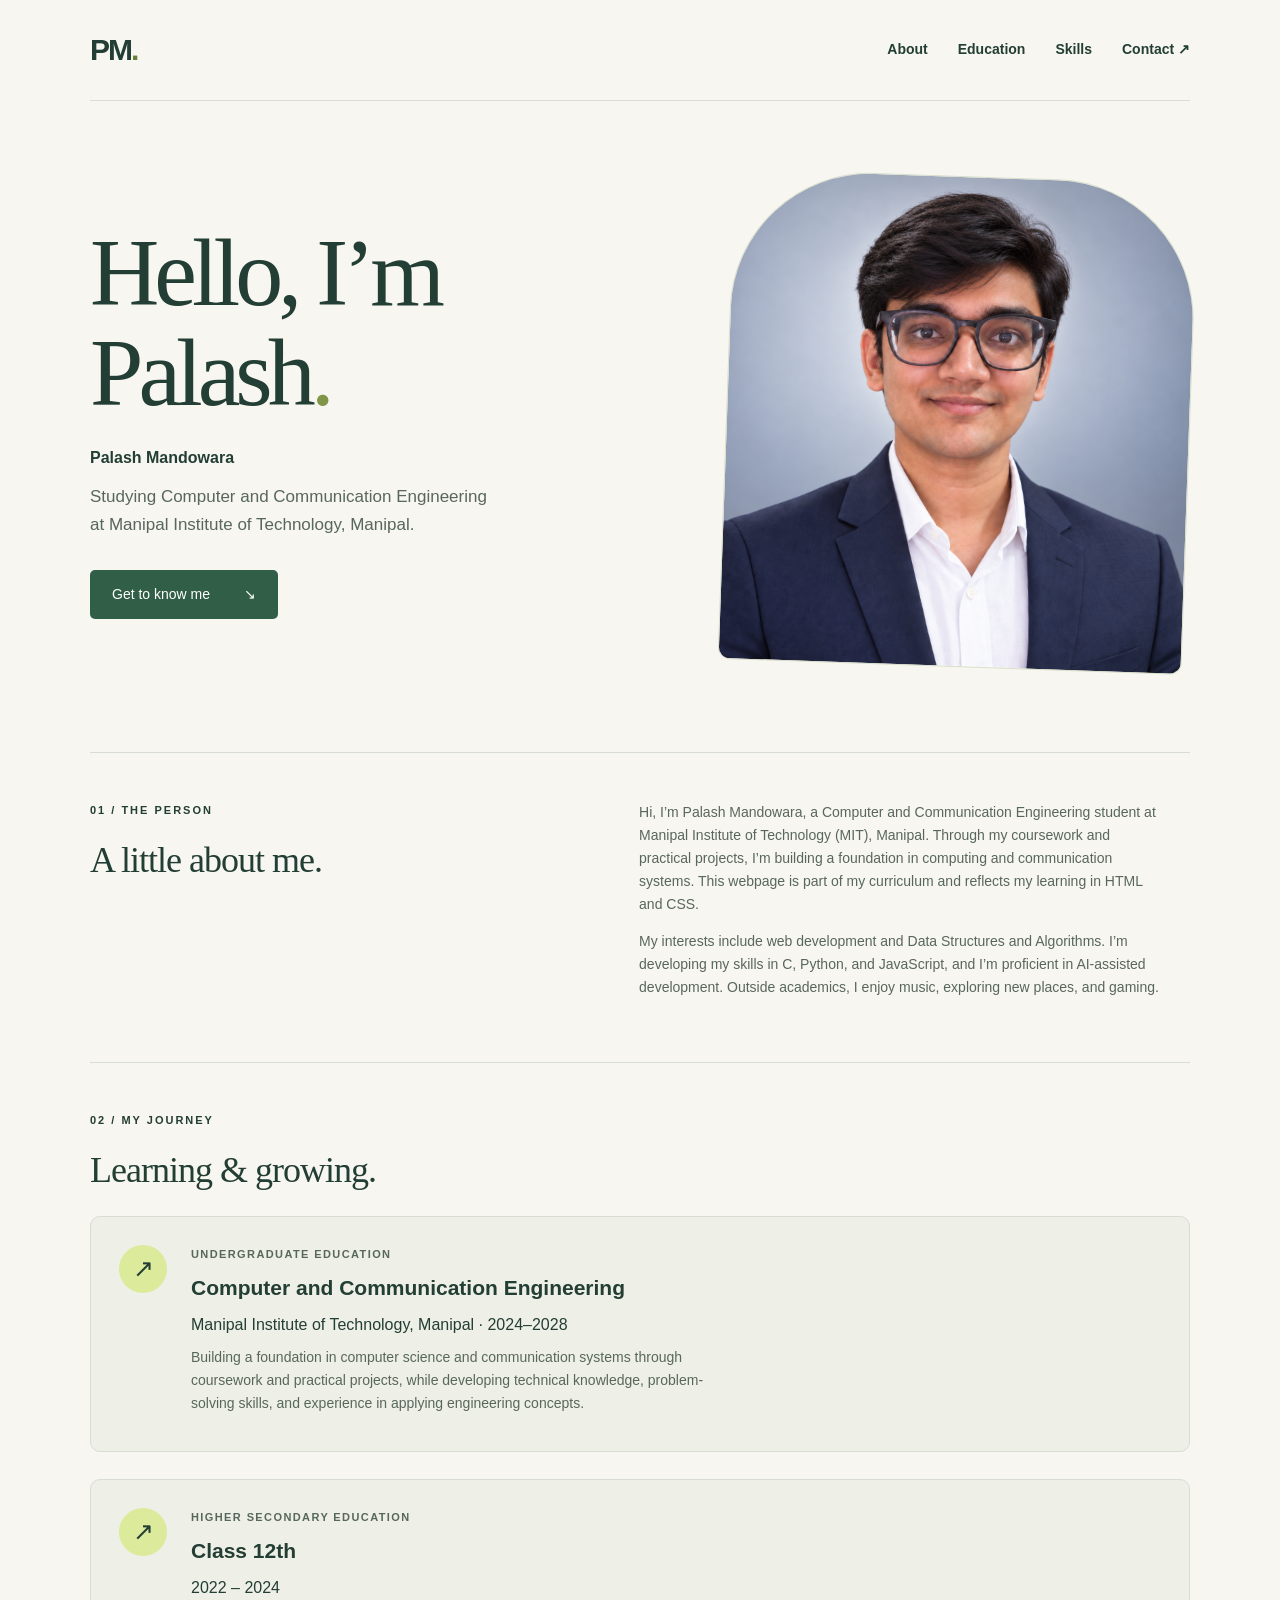
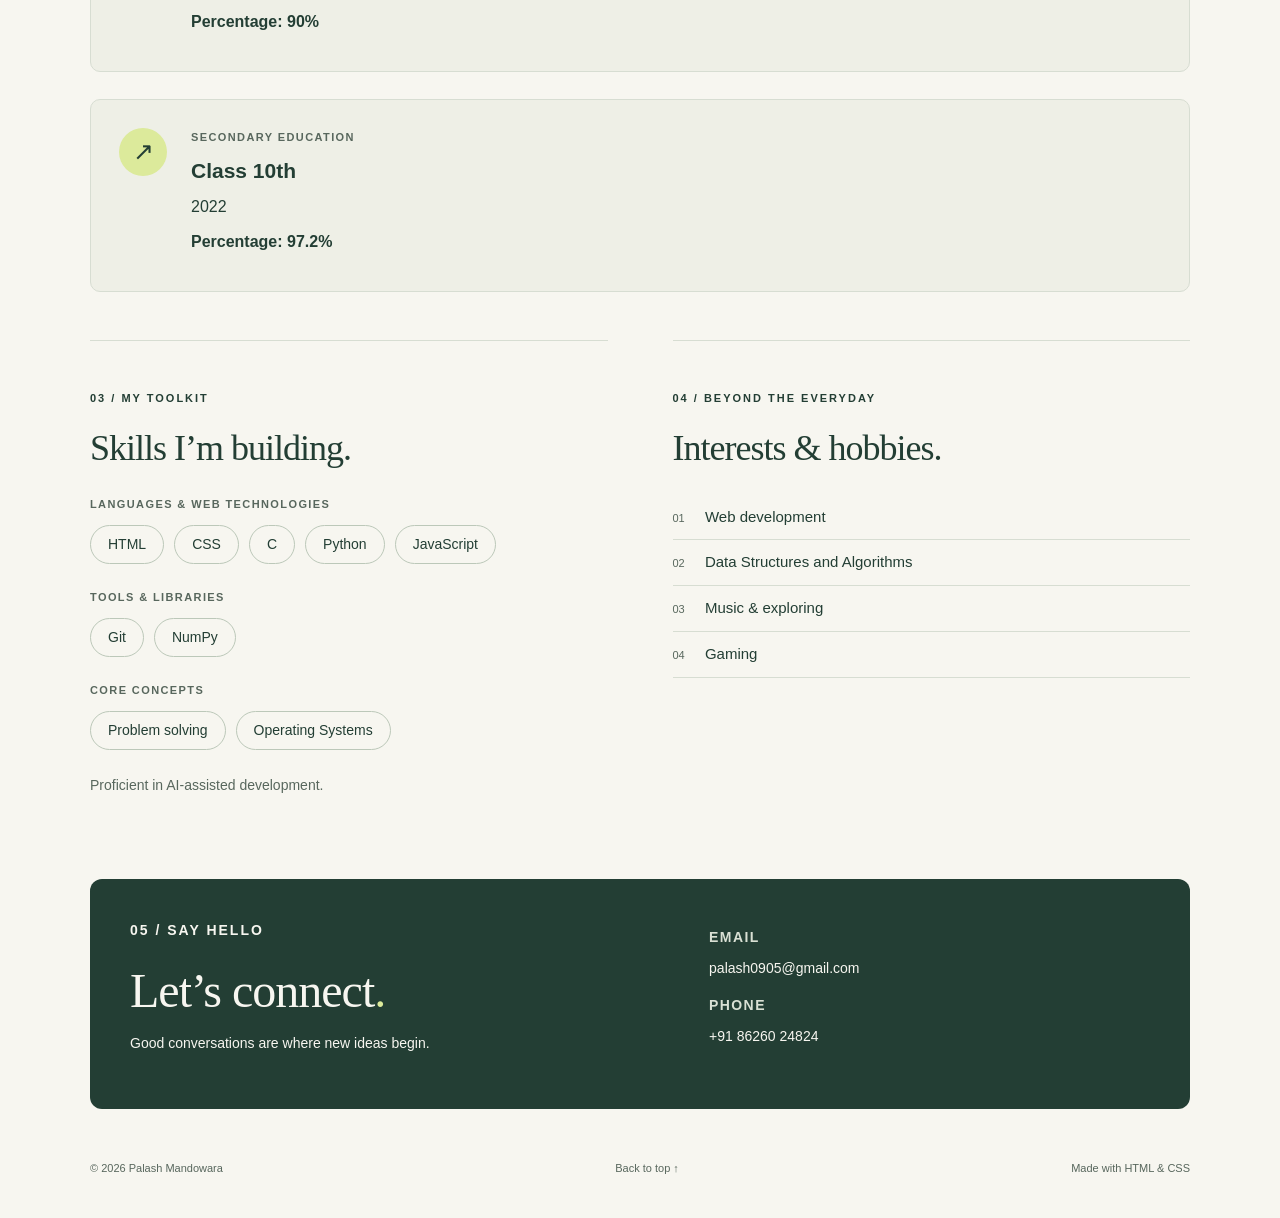
<file: index.html>
<!DOCTYPE html>
<html lang="en">
<head>
    <meta charset="UTF-8">
    <meta name="viewport" content="width=device-width, initial-scale=1.0">
    <meta name="description" content="The personal profile of Palash Mandowara.">
    <title>Palash Mandowara | Personal Profile</title>
    <link rel="stylesheet" href="style.css">
</head>

<body>
    <a class="skip-link" href="#main">Skip to content</a>

    <header class="site-header wrapper">
        <a class="wordmark" href="#home" aria-label="Palash, home">
            PM<span>.</span>
        </a>

        <nav aria-label="Main navigation">
            <a href="#about">About</a>
            <a href="#education">Education</a>
            <a href="#skills">Skills</a>
            <a href="#contact">
                Contact <span aria-hidden="true">↗</span>
            </a>
        </nav>
    </header>

    <main id="main" class="wrapper">
        <!-- Name, brief introduction, and photograph -->
        <section id="home" class="hero" aria-labelledby="intro-title">
            <div class="hero-copy">
                <h1 id="intro-title">
                    Hello, I’m<br>
                    Palash<span class="accent">.</span>
                </h1>

                <p class="full-name">Palash Mandowara</p>

                <p class="intro">
                    Studying Computer and Communication Engineering<br>
                    at Manipal Institute of Technology, Manipal.
                </p>

                <a class="button" href="#about">
                    Get to know me <span aria-hidden="true">↘</span>
                </a>
            </div>

            <figure class="portrait-card">
                <img
                    src="palash.png"
                    alt="Photograph of Palash Mandowara"
                    width="600"
                    height="720"
                >
            </figure>
        </section>

        <!-- About Me -->
        <section id="about" class="section about" aria-labelledby="about-title">
            <div>
                <p class="eyebrow">01 / THE PERSON</p>
                <h2 id="about-title">A little about me.</h2>
            </div>

            <div>
                <p class="placeholder">
                    Hi, I’m Palash Mandowara, a Computer and Communication
                    Engineering student at Manipal Institute of Technology
                    (MIT), Manipal. Through my coursework and practical
                    projects, I’m building a foundation in computing and
                    communication systems. This webpage is part of my
                    curriculum and reflects my learning in HTML and CSS.
                </p>

                <p class="placeholder">
                    My interests include web development and Data Structures
                    and Algorithms. I’m developing my skills in C, Python,
                    and JavaScript, and I’m proficient in AI-assisted
                    development. Outside academics, I enjoy music, exploring
                    new places, and gaming.
                </p>
            </div>
        </section>

        <!-- Education -->
        <section
            id="education"
            class="section"
            aria-labelledby="education-title"
        >
            <p class="eyebrow">02 / MY JOURNEY</p>
            <h2 id="education-title">Learning &amp; growing.</h2>

            <article class="education-card">
                <div class="card-icon" aria-hidden="true">↗</div>

                <div>
                    <p class="small-label">UNDERGRADUATE EDUCATION</p>

                    <h3>Computer and Communication Engineering</h3>

                    <p>
                        Manipal Institute of Technology, Manipal · 2024–2028
                    </p>

                    <p class="placeholder">
                        Building a foundation in computer science and
                        communication systems through coursework and practical
                        projects, while developing technical knowledge,
                        problem-solving skills, and experience in applying
                        engineering concepts.
                    </p>
                </div>
            </article>

            <br>

            <article class="education-card">
                <div class="card-icon" aria-hidden="true">↗</div>

                <div>
                    <p class="small-label">HIGHER SECONDARY EDUCATION</p>
                    <h3>Class 12th</h3>
                    <p>2022 – 2024</p>
                    <p><strong>Percentage: 90%</strong></p>
                </div>
            </article>

            <br>

            <article class="education-card">
                <div class="card-icon" aria-hidden="true">↗</div>

                <div>
                    <p class="small-label">SECONDARY EDUCATION</p>
                    <h3>Class 10th</h3>
                    <p>2022</p>
                    <p><strong>Percentage: 97.2%</strong></p>
                </div>
            </article>
        </section>

        <div class="two-column">
            <!-- Skills -->
            <section
                id="skills"
                class="section"
                aria-labelledby="skills-title"
            >
                <p class="eyebrow">03 / MY TOOLKIT</p>
                <h2 id="skills-title">Skills I’m building.</h2>

                <p class="small-label">LANGUAGES &amp; WEB TECHNOLOGIES</p>

                <ul class="tags">
                    <li>HTML</li>
                    <li>CSS</li>
                    <li>C</li>
                    <li>Python</li>
                    <li>JavaScript</li>
                </ul>

                <p class="small-label">TOOLS &amp; LIBRARIES</p>

                <ul class="tags">
                    <li>Git</li>
                    <li>NumPy</li>
                </ul>

                <p class="small-label">CORE CONCEPTS</p>

                <ul class="tags">
                    <li>Problem solving</li>
                    <li>Operating Systems</li>
                </ul>

                <p class="placeholder">
                    Proficient in AI-assisted development.
                </p>
            </section>

            <!-- Interests and hobbies -->
            <section
                id="interests"
                class="section"
                aria-labelledby="interests-title"
            >
                <p class="eyebrow">04 / BEYOND THE EVERYDAY</p>
                <h2 id="interests-title">Interests &amp; hobbies.</h2>

                <ul class="interest-list">
                    <li>
                        <span aria-hidden="true">01</span>
                        Web development
                    </li>

                    <li>
                        <span aria-hidden="true">02</span>
                        Data Structures and Algorithms
                    </li>

                    <li>
                        <span aria-hidden="true">03</span>
                        Music &amp; exploring
                    </li>

                    <li>
                        <span aria-hidden="true">04</span>
                        Gaming
                    </li>
                </ul>
            </section>
        </div>

        <!-- Contact details -->
        <section
            id="contact"
            class="contact section"
            aria-labelledby="contact-title"
        >
            <div>
                <p class="eyebrow">05 / SAY HELLO</p>
                <h2 id="contact-title">Let’s connect<span>.</span></h2>
                <p>Good conversations are where new ideas begin.</p>
            </div>

            <div class="contact-details">
                <p class="small-label">EMAIL</p>

                <p>
                    <a href="mailto:palash0905@gmail.com">
                        palash0905@gmail.com
                    </a>
                </p>

                <p class="small-label">PHONE</p>

                <p>
                    <a href="tel:+918626024824">
                        +91 86260 24824
                    </a>
                </p>
            </div>
        </section>
    </main>

    <footer class="wrapper">
        <p>© 2026 Palash Mandowara</p>
        <a href="#home">Back to top ↑</a>
        <p>Made with HTML &amp; CSS</p>
    </footer>
</body>
</html>
</file>
<file: style.css>
:root {
    --paper:#f7f6f0;
    --ink:#233e34;
    --muted:#58675d;
    --line:#d7ddd2;
    --green:#315e46;
    --lime:#dcea9b;
}

* {
    box-sizing:border-box;
}

html {
    scroll-behavior:smooth;
    scroll-padding-top:30px;
}

body {
    margin:0;
    background:var(--paper);
    color:var(--ink);
    font-family:Arial,Helvetica,sans-serif;
    line-height:1.65;
}

a {
    color:inherit;
    text-decoration:none;
}

a:hover {
    text-decoration:underline;
    text-underline-offset:5px;
}

a:focus-visible {
    outline:3px solid #6c8527;
    outline-offset:6px;
}

.wrapper {
    width:min(1100px,calc(100% - 80px));
    margin-inline:auto;
}

.site-header {
    display:flex;
    align-items:center;
    justify-content:space-between;
    gap:24px;
    padding:25px 0;
    border-bottom:1px solid var(--line);
}

.wordmark {
    font-size:30px;
    font-weight:800;
    letter-spacing:-2px;
}

.wordmark span {
    color:#668037;
}

nav {
    display:flex;
    gap:30px;
    font-size:14px;
    font-weight:600;
}

.hero {
    display:grid;
    grid-template-columns:1.2fr 1fr;
    align-items:center;
    gap:80px;
    padding:75px 0 85px;
}

.eyebrow,.small-label {
    font-size:11px;
    letter-spacing:2px;
    font-weight:700;
}

.eyebrow {
    margin:0 0 20px;
}

.dot {
    display:inline-block;
    width:7px;
    height:7px;
    margin-right:8px;
    background:var(--green);
    border-radius:50%;
}

h1,h2,h3,p {
    margin-top:0;
}

h1 {
    font-family:Georgia,'Times New Roman',serif;
    font-size:clamp(64px,7.5vw,102px);
    font-weight:400;
    line-height:1.04;
    letter-spacing:-5px;
    margin-bottom:22px;
}

.accent {
    color:#809548;
}

.full-name {
    font-size:16px;
    font-weight:600;
    margin-bottom:12px;
}

.intro {
    max-width:420px;
    color:var(--muted);
    font-size:17px;
}

.button {
    display:inline-flex;
    gap:34px;
    background:var(--green);
    color:white;
    padding:13px 22px;
    border-radius:5px;
    font-size:14px;
    margin-top:14px;
}

.portrait-card {
    margin:0;
    background:#e6ebdc;
    border-radius:140px 140px 12px 12px;
    overflow:hidden;
    transform:rotate(2deg);
    border:1px solid #d8dfca;
}

.portrait-card img {
    display:block;
    width:100%;
    height:auto;
    aspect-ratio:1/1.06;
    object-fit:cover;
}

.portrait-card figcaption {
    background:#e2e9d3;
    padding:20px 25px;
    font-family:Georgia,serif;
    font-size:22px;
}

.photo-note {
    display:block;
    font-family:Arial,sans-serif;
    font-size:12px;
    color:var(--muted);
    margin-top:3px;
}

.section {
    padding:48px 0;
    border-top:1px solid var(--line);
}

h2 {
    font-family:Georgia,'Times New Roman',serif;
    font-size:36px;
    font-weight:400;
    letter-spacing:-1px;
    line-height:1.2;
    margin-bottom:24px;
}

.about {
    display:grid;
    grid-template-columns:1fr 1.15fr;
    gap:70px;
}

.large-copy {
    font-size:25px;
    line-height:1.45;
    letter-spacing:-.5px;
}

.placeholder {
    color:var(--muted);
    font-size:14px;
    max-width:520px;
}

.education-card {
    display:flex;
    gap:24px;
    padding:28px;
    background:#eeefe6;
    border:1px solid var(--line);
    border-radius:10px;
}

.card-icon {
    display:grid;
    place-items:center;
    flex-shrink:0;
    width:48px;
    height:48px;
    background:var(--lime);
    border-radius:50%;
    font-size:25px;
}

.small-label {
    color:var(--muted);
    letter-spacing:1.4px;
    margin-bottom:8px;
}

h3 {
    font-size:21px;
    margin-bottom:6px;
}

.education-card p {
    margin-bottom:8px;
}

.two-column {
    display:grid;
    grid-template-columns:1fr 1fr;
    gap:65px;
}

.tags {
    display:flex;
    flex-wrap:wrap;
    gap:10px;
    list-style:none;
    padding:0;
    margin-top:24px;
}

.tags li {
    border:1px solid #bcc8b9;
    border-radius:40px;
    padding:7px 17px;
    font-size:14px;
}

.interest-list {
    padding:0;
    list-style:none;
}

.interest-list li {
    padding:10px 0;
    border-bottom:1px solid var(--line);
    font-size:15px;
}

.interest-list span {
    margin-right:16px;
    color:var(--muted);
    font-size:11px;
}

.contact {
    background:var(--ink);
    color:var(--paper);
    border:0;
    border-radius:12px;
    padding:40px;
    display:grid;
    grid-template-columns:1.2fr 1fr;
    gap:50px;
    margin:20px 0 35px;
}

.contact h2 {
    font-size:48px;
    margin-bottom:12px;
}

.contact h2 span {
    color:var(--lime);
}

.contact p {
    font-size:14px;
}

.contact-details {
    align-self:center;
}

.contact .small-label,.contact .placeholder {
    color:#d9e0d4;
}

footer {
    display:flex;
    flex-wrap:wrap;
    justify-content:space-between;
    gap:15px;
    padding:15px 0 30px;
    font-size:11px;
    color:var(--muted);
}

.skip-link {
    position:absolute;
    top:-80px;
    left:20px;
    background:white;
    padding:12px;
    z-index:10;
}

.skip-link:focus {
    top:10px;
}

@media(max-width:760px) {
    .wrapper {
        width:calc(100% - 40px);
    }
    nav {
        gap:16px;
        font-size:12px;
    }
    .hero {
        gap:35px;
        padding:45px 0;
    }
    .hero,.about,.two-column,.contact {
        grid-template-columns:1fr;
    }
    .hero-copy {
        max-width:530px;
    }
    h1 {
        font-size:76px;
    }
    .portrait-card {
        width:min(100%,370px);
        justify-self:center;
        transform:none;
    }
    .about,.two-column {
        gap:0;
    }
    .section {
        padding:35px 0;
    }
    h2 {
        font-size:32px;
    }
    .contact {
        padding:28px;
        gap:20px;
    }
    .contact h2 {
        font-size:40px;
    }
    .education-card {
        padding:20px;
        gap:16px;
    }
    footer {
        font-size:10px;
    }
}

@media(max-width:380px) {
    nav {
        gap:10px;
    }
    .wordmark {
        font-size:25px;
    }
    h1 {
        font-size:64px;
    }
    .wrapper {
        width:calc(100% - 30px);
    }
}

@media(prefers-reduced-motion:reduce) {
    html {
        scroll-behavior:auto;
    }
}

/* Keep contact links within narrow screens. */
.contact-details {
    min-width: 0;
    overflow-wrap: anywhere;
}

/* Spacing between the requested skill groups. */
#skills .tags {
    margin-top: 12px;
    margin-bottom: 24px;
}
</file>
